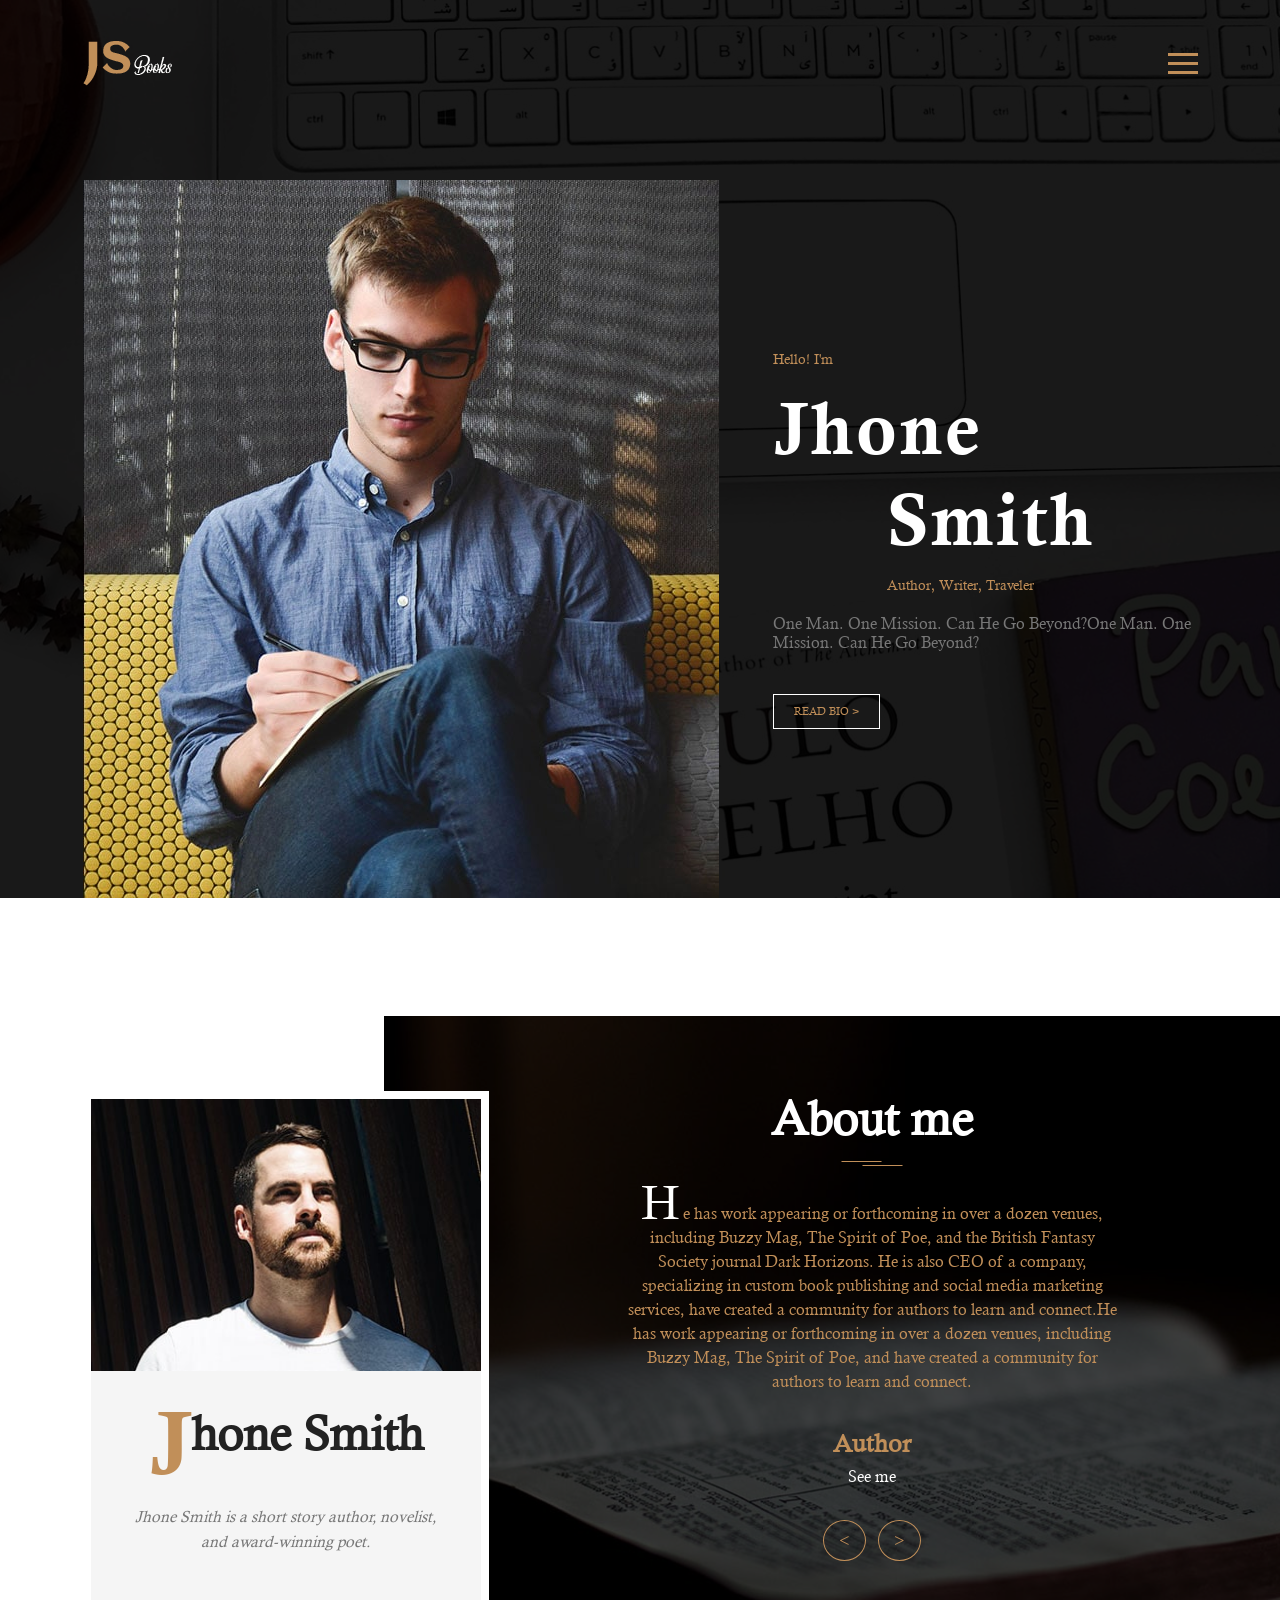
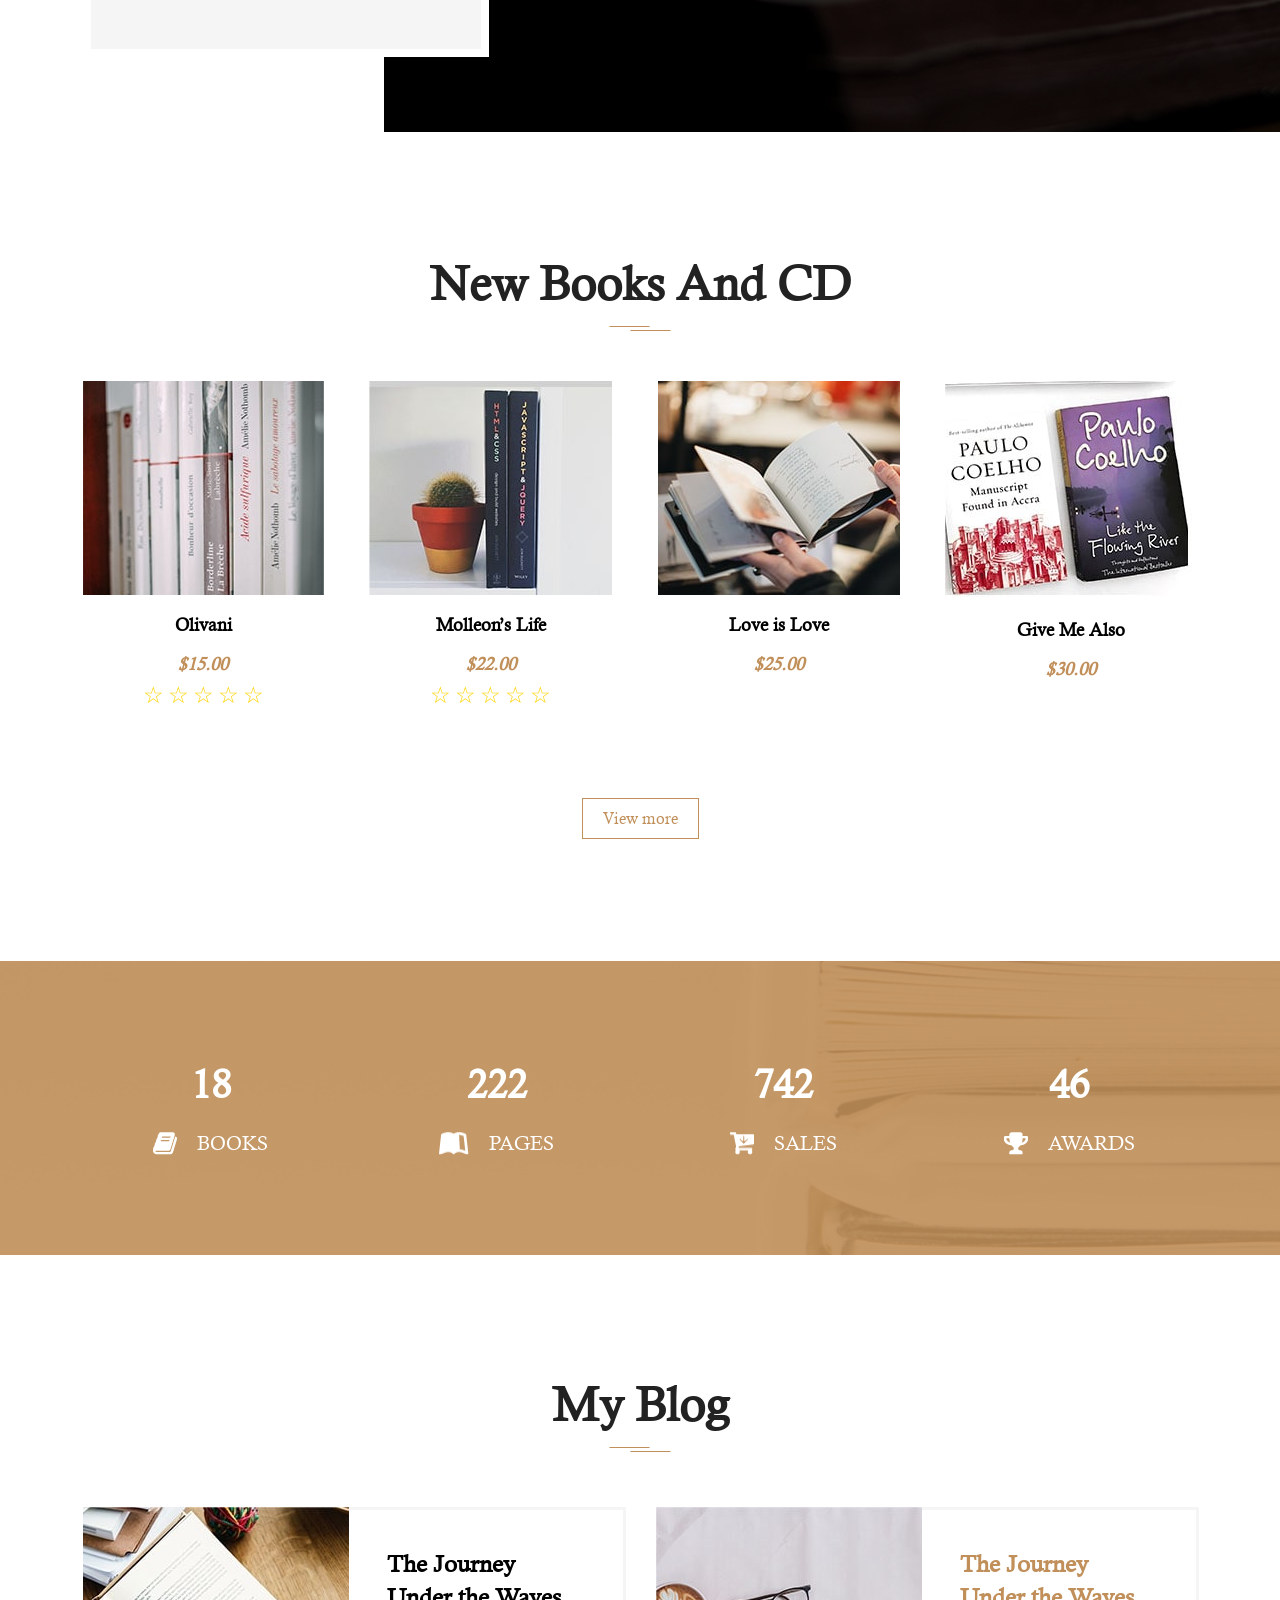
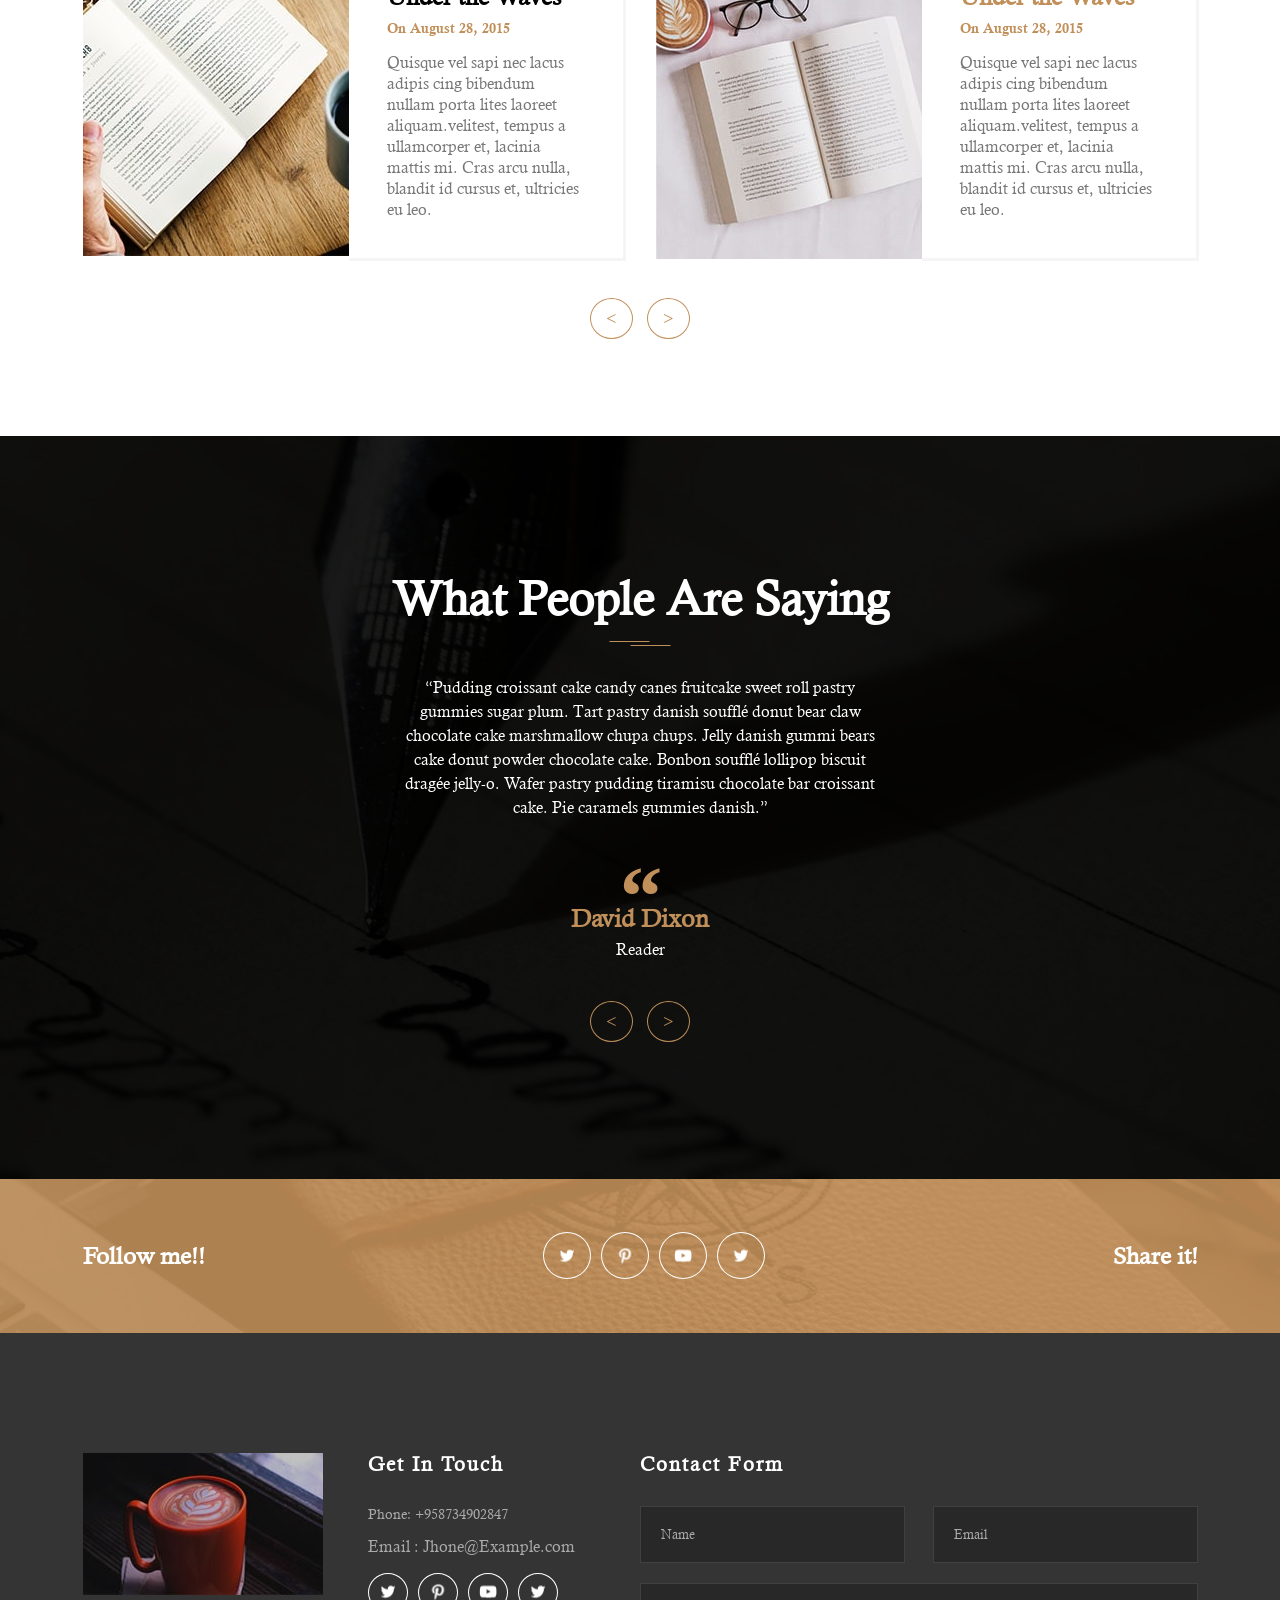
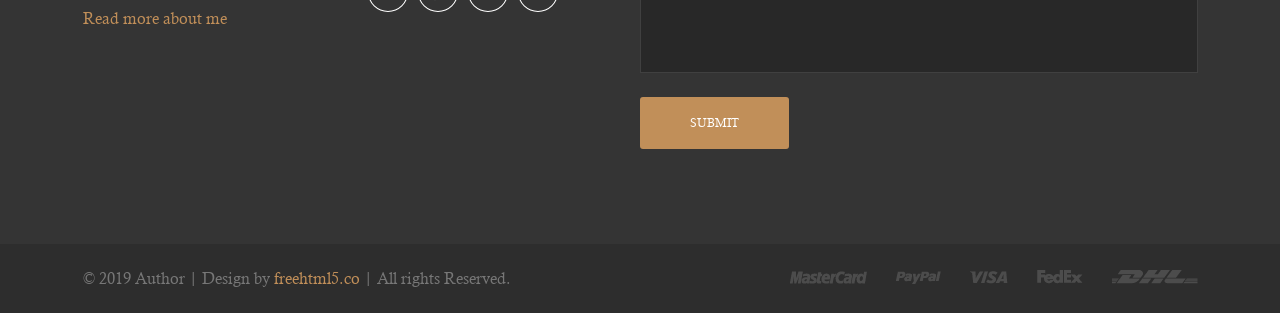
<file: Desktop/port/index.html>
<!doctype html>
<!--
	Author by FreeHTML5.co
	Twitter: https://twitter.com/fh5co
	Facebook: https://fb.com/fh5co
	URL: https://freehtml5.co
-->
<html lang="en">
<head>
	<!-- Required meta tags -->
	<meta charset="utf-8">
	<meta name="viewport" content="width=device-width, initial-scale=1, shrink-to-fit=no">
	<link rel="stylesheet" href="css/style.css">
	<link rel="stylesheet" href="css/slick.css">
	<title>Author</title>
</head>
<body>

	<!-- Navigation -->
	<nav class="site-navigation">
		<div class="site-navigation-inner site-container">
			<img src="./images/site-logo.png" alt="site logo">
			<div class="main-navigation">
				<ul class="main-navigation__ul">
					<li><a href="#">Homepage</a></li>
					<li><a href="#">Page 1</a></li>
					<li><a href="#">Page 2</a></li>
					<li><a href="#">Page 3</a></li>
					<li><a href="#">Page 4</a></li>
				</ul>
			</div>
			<div id="myBtn" class="burger-container" onclick="myFunction(this)">
				<div class="bar1"></div>
				<div class="bar2"></div>
				<div class="bar3"></div>
			</div>
			<script>
				function myFunction(x) {
					x.classList.toggle("change");
				}
			</script>

		</div>
	</nav>
	<!-- Navigation end -->

	<!-- Top banner -->
	<section class="fh5co-top-banner">
		<div class="top-banner__inner site-container">
			<div class="top-banner__image">
				<img src="./images/top-banner-author.jpg" alt="author image">
			</div>
			<div class="top-banner__text">
				<div class="top-banner__text-up">
					<span class="brand-span">Hello! I'm</span>
					<h2 class="top-banner__h2">Jhone</h2>
				</div>
				<div class="top-banner__text-down">
					<h2 class="top-banner__h2">Smith</h2>
					<span class="brand-span">Author, Writer, Traveler</span>
				</div>
				<p>One Man. One Mission. Can He Go Beyond?One Man. One Mission. Can He Go Beyond?</p>
				<a href="#" class="brand-button">Read bio > </a>
			</div>
		</div>
	</section>
	<!-- Top banner end -->

	<!-- About me -->
	<section class="fh5co-about-me">
		<div class="about-me-inner site-container">
			<article class="portfolio-wrapper">
				<div class="portfolio__img">
					<img src="./images/about-me.jpg" class="about-me__profile" alt="about me profile picture">
				</div>
				<div class="portfolio__bottom">
					<div class="portfolio__name">
						<span>J</span>
						<h2 class="universal-h2">hone Smith</h2>
					</div>
					<p>Jhone Smith is a short story author, novelist, and award-winning poet.</p>
				</div>
			</article>
			<div class="about-me__text">
				<div class="about-me-slider">
					<div class="about-me-single-slide">
						<h2 class="universal-h2 universal-h2-bckg">About me</h2>
						<p><span>H</span> e has work appearing or forthcoming in over a dozen venues, including Buzzy Mag, The Spirit of Poe, and the British Fantasy Society journal Dark Horizons. He is also CEO of a company, specializing in custom book publishing and social media marketing services, have created a community for authors to learn and connect.He has work appearing or forthcoming in over a dozen venues, including Buzzy Mag, The Spirit of Poe, and have created a community for authors to learn and connect.</p>
						<h4>Author</h4>
						<p class="p-white">See me</p>
					</div>
					<div class="about-me-single-slide">
						<h2 class="universal-h2 universal-h2-bckg">About me 2</h2>
						<p><span>H</span> e has work appearing or forthcoming in over a dozen venues, including Buzzy Mag, The Spirit of Poe, and the British Fantasy Society journal Dark Horizons. He is also CEO of a company, specializing in custom book publishing and social media marketing services, have created a community for authors to learn and connect.He has work appearing or forthcoming in over a dozen venues, including Buzzy Mag, The Spirit of Poe, and have created a community for authors to learn and connect.</p>
						<h4>Author</h4>
						<p class="p-white">See me</p>
					</div>
				</div>
			</div>
		</div>
		<div class="about-me-bckg"></div>
	</section>
	<!-- About me end -->

	<!-- Books and CD -->
	<section class="fh5co-books">
		<div class="site-container">
			<h2 class="universal-h2 universal-h2-bckg">New Books And CD</h2>
			<div class="books">
				<div class="single-book">
					<a href="#" class="single-book__img">
						<img src="./images/books-1.jpg" alt="single book and cd">
						<div class="single-book_download">
							<img src="./images/download.svg" alt="book image">
						</div>
					</a>
					<h4 class="single-book__title">Olivani</h4>
					<span class="single-book__price">$15.00</span>
					<!-- star rating -->
					<div class="rating">
						<span>&#9734;</span>
						<span>&#9734;</span>
						<span>&#9734;</span>
						<span>&#9734;</span>
						<span>&#9734;</span>
					</div>
					<!-- star rating end -->
				</div>
				<div class="single-book">
					<a href="#" class="single-book__img">
						<img src="./images/books-2.jpg" alt="single book and cd">
						<div class="single-book_download">
							<img src="./images/download.svg" alt="book image">
						</div>
					</a>
					<h4 class="single-book__title">Molleon’s Life</h4>
					<span class="single-book__price">$22.00</span>
					<!-- star rating -->
					<div class="rating">
						<span>&#9734;</span>
						<span>&#9734;</span>
						<span>&#9734;</span>
						<span>&#9734;</span>
						<span>&#9734;</span>
					</div>
					<!-- star rating end -->
				</div>
				<div class="single-book">
					<a href="#" class="single-book__img">
						<img src="./images/books-3.jpg" alt="single book and cd">
						<div class="single-book_download">
							<img src="./images/download.svg" alt="book image">
						</div>
					</a>
					<h4 class="single-book__title">Love is Love</h4>
					<span class="single-book__price">$25.00</span>
				</div>
				<div class="single-book">
					<a href="#" class="single-book__img">
						<img src="./images/books-4.jpg" alt="single book and cd">
						<div class="single-book_download">
							<img src="./images/download.svg" alt="book image">
						</div>
					</a>
					<h4 class="single-book__title">Give Me Also</h4>
					<span class="single-book__price">$30.00</span>
				</div>
			</div>
			<div class="books-brand-button">
				<a href="#" class="brand-button">View more</a>
			</div>
		</div>
	</section>
	<!-- Books and CD end -->

	<!-- Counter -->
	<div class="fh5co-counter counters">
		<div class="counter-inner site-container">
			<div class="single-count">
				<span class="count" data-count="50">0</span>
				<div class="single-count__text">
					<img src="./images/counter-1.png" alt="counter icon">
					<p>Books</p>
				</div>
			</div>
			<div class="single-count">
				<span class="count" data-count="600">0</span>
				<div class="single-count__text">
					<img src="./images/counter-2.png" alt="counter icon">
					<p>Pages</p>
				</div>
			</div>
			<div class="single-count">
				<span class="count" data-count="2000">0</span>
				<div class="single-count__text">
					<img src="./images/counter-3.png" alt="counter icon">
					<p>Sales</p>
				</div>
			</div>
			<div class="single-count">
				<span class="count" data-count="125">0</span>
				<div class="single-count__text">
					<img src="./images/counter-4.png" alt="counter icon">
					<p>Awards</p>
				</div>
			</div>
		</div>
	</div>
	<!-- Counter -->

	<!-- Blog -->
	<section class="fh5co-blog">
		<div class="site-container">
			<h2 class="universal-h2 universal-h2-bckg">My Blog</h2>
			<div class="blog-slider blog-inner">
				<div class="single-blog">
					<div class="single-blog__img">
						<img src="./images/blog1.jpg" alt="blog image">
					</div>
					<div class="single-blog__text">
						<h4>The Journey Under the Waves</h4>
						<span>On August 28, 2015</span>
						<p>Quisque vel sapi nec lacus adipis cing bibendum nullam porta lites laoreet aliquam.velitest, tempus a ullamcorper et, lacinia mattis mi. Cras arcu nulla, blandit id cursus et, ultricies eu leo.</p>
					</div>
				</div>
				<div class="single-blog">
					<div class="single-blog__img">
						<img src="./images/blog2.jpg" alt="blog image">
					</div>
					<div class="single-blog__text">
						<h4>The Journey Under the Waves</h4>
						<span>On August 28, 2015</span>
						<p>Quisque vel sapi nec lacus adipis cing bibendum nullam porta lites laoreet aliquam.velitest, tempus a ullamcorper et, lacinia mattis mi. Cras arcu nulla, blandit id cursus et, ultricies eu leo.</p>
					</div>
				</div>
				<div class="single-blog">
					<div class="single-blog__img">
						<img src="./images/blog2.jpg" alt="blog image">
					</div>
					<div class="single-blog__text">
						<h4>The Journey Under the Waves</h4>
						<span>On August 28, 2015</span>
						<p>Quisque vel sapi nec lacus adipis cing bibendum nullam porta lites laoreet aliquam.velitest, tempus a ullamcorper et, lacinia mattis mi. Cras arcu nulla, blandit id cursus et, ultricies eu leo.</p>
					</div>
				</div>
			</div>
		</div>
	</section>
	<!-- Blog end -->

	<!-- Quotes -->
	<section class="fh5co-quotes">
		<div class="site-container">
			<div class="about-me-slider">
				<div>
					<h2 class="universal-h2 universal-h2-bckg">What People Are Saying</h2>
					<p>“Pudding croissant cake candy canes fruitcake sweet roll pastry gummies sugar plum. Tart pastry danish soufflé donut bear claw chocolate cake marshmallow chupa chups. Jelly danish gummi bears cake donut powder chocolate cake. Bonbon soufflé lollipop biscuit dragée jelly-o. Wafer pastry pudding tiramisu chocolate bar croissant cake. Pie caramels gummies danish.”</p>
					<img src="./images/quotes.svg" alt="quotes svg">
					<h4>David Dixon</h4>
					<p>Reader</p>
				</div>
				<div>
					<h2 class="universal-h2 universal-h2-bckg">What People Are Saying 2</h2>
					<p>“Pudding croissant cake candy canes fruitcake sweet roll pastry gummies sugar plum. Tart pastry danish soufflé donut bear claw chocolate cake marshmallow chupa chups. Jelly danish gummi bears cake donut powder chocolate cake. Bonbon soufflé lollipop biscuit dragée jelly-o. Wafer pastry pudding tiramisu chocolate bar croissant cake. Pie caramels gummies danish.”</p>
					<img src="./images/quotes.svg" alt="quotes svg">
					<h4>David Dixon</h4>
					<p>Reader</p>
				</div>
			</div>
		</div>
	</section>
	<!-- Quotes end -->

	<!-- Social -->
	<section class="fh5co-social">
		<div class="site-container">
			<div class="social">
				<h5>Follow me!!</h5>
				<div class="social-icons">
					<a href="#" target="_blank"><img src="./images/social-twitter.png" alt="social icon"></a>
					<a href="#" target="_blank"><img src="./images/social-pinterest.png" alt="social icon"></a>
					<a href="#" target="_blank"><img src="./images/social-youtube.png" alt="social icon"></a>
					<a href="#" target="_blank"><img src="./images/social-twitter.png" alt="social icon"></a>
				</div>
				<h5>Share it!</h5>
			</div>
		</div>
	</section>
	<!-- Social -->

	<!-- Footer -->
	<footer class="site-footer">
		<div class="site-container">
			<div class="footer-inner">
				<div class="footer-info">
					<div class="footer-info__left">
						<img src="./images/footer-img.jpg" alt="about me image">
						<p>Read more about me</p>
					</div>
					<div class="footer-info__right">
						<h5>Get In Touch</h5>
						<p class="footer-phone">Phone: +958734902847</p>
						<p>Email : Jhone@Example.com</p>
						<div class="social-icons">
							<a href="#" target="_blank"><img src="./images/social-twitter.png" alt="social icon"></a>
							<a href="#" target="_blank"><img src="./images/social-pinterest.png" alt="social icon"></a>
							<a href="#" target="_blank"><img src="./images/social-youtube.png" alt="social icon"></a>
							<a href="#" target="_blank"><img src="./images/social-twitter.png" alt="social icon"></a>
						</div>
					</div>
				</div>
				<div class="footer-contact-form">
					<h5>Contact Form</h5>
					<form class="contact-form">
						<div class="contact-form__input">
							<input type="text" name="name" placeholder="Name">
							<input type="email" name="email" placeholder="Email">
						</div>
						<textarea></textarea>
						<input type="submit" name="submit" value="Submit" class="submit-button">
					</form>
				</div>
			</div>
		</div>
		<div class="footer-bottom">
			<div class="site-container footer-bottom-inner">
				<p>© 2019 Author | Design by <a href="https://freehtml5.co/" target="_blank">freehtml5.co</a> | All rights Reserved.</p>
				<div class="footer-bottom__img">
					<img src="./images/footer-mastercard.png" alt="footer image">
					<img src="./images/footer-paypal.png" alt="footer image">
					<img src="./images/footer-visa.png" alt="footer image">
					<img src="./images/footer-fedex.png" alt="footer image">
					<img src="./images/footer-dhl.png" alt="footer image">
				</div>
			</div>
		</div>
	</footer>
	<!-- Footer end -->

	<!-- Scripts -->
	<script src="js/jquery.min.js"></script>
	<script src="js/slick.min.js"></script>
	<script src="js/main.js"></script>

</body>
</html>
</file>
<file: Desktop/port/css/style.css>
/*
 * Author by FreeHTML5.co
 * Twitter: https://twitter.com/fh5co
 * Facebook: https://fb.com/fh5co
 * URL: https://freehtml5.co
 */
/* Fonts */
@font-face {
  font-family: 'Calisto-MT';
  src: url(../fonts/Calisto-MT.ttf); }

@font-face {
  font-family: 'Calisto-MT-Italic';
  src: url(../fonts/Calisto-MT-Italic.ttf); }

@font-face {
  font-family: 'Calisto-MT-Bold';
  src: url(../fonts/Calisto-MT-Bold.ttf); }

/* Colors */
/* Universal style */
* {
  margin: 0;
  padding: 0;
  font-family: "Calisto-MT"; }

.site-container {
  width: 1115px;
  margin: 0 auto; }
  @media (max-width: 1250px) {
    .site-container {
      width: 90%; } }

.universal-h2 {
  font-size: 48px;
  text-align: center;
  color: #222; }
  @media (max-width: 1250px) {
    .universal-h2 {
      font-size: 38px; } }
  @media (max-width: 668px) {
    .universal-h2 {
      font-size: 30px; } }

.universal-h2-bckg {
  background-image: url("../images/double-line.svg");
  background-repeat: no-repeat;
  background-position: center bottom; }

/* Universal style end */
/* Includes */
.site-navigation {
  position: absolute;
  top: 4.6%;
  width: 100%;
  z-index: 2; }

.site-navigation-inner {
  display: flex;
  align-items: center;
  justify-content: space-between; }

.main-navigation {
  color: #fff;
  display: none;
  position: fixed;
  height: 100%;
  width: 100%;
  top: 0px;
  left: 0px;
  background: #000;
  opacity: 0.9; }
  .main-navigation .main-navigation__ul {
    position: absolute;
    top: 50%;
    left: 50%;
    transform: translate(-50%, -50%);
    padding: 3%;
    border: 2px solid #fff;
    border-radius: 7px;
    background-color: #c18f59; }
    .main-navigation .main-navigation__ul li {
      margin-bottom: 20px;
      list-style: none; }
    .main-navigation .main-navigation__ul a {
      color: #fff;
      font-size: 20px;
      font-weight: 600;
      text-decoration: none;
      text-transform: uppercase;
      transition: 0.3s ease; }
      .main-navigation .main-navigation__ul a:hover {
        color: #777; }
  @media (max-width: 1150px) {
    .main-navigation {
      opacity: 0.94; } }

/* Navigation burger */
.burger-container {
  cursor: pointer;
  z-index: 3; }

.bar1, .bar2, .bar3 {
  width: 30px;
  height: 3px;
  background-color: #c18f59;
  margin: 6px 0;
  transition: 0.4s; }

.change .bar1 {
  transform: rotate(-45deg) translate(-6px, 6px);
  background-color: #c18f59; }

.change .bar2 {
  opacity: 0;
  background-color: #c18f59; }

.change .bar3 {
  transform: rotate(45deg) translate(-6px, -7px);
  background-color: #c18f59; }

.stop-scroll {
  overflow: hidden; }

/* Navigation burger end */
.fh5co-top-banner {
  position: relative;
  display: flex;
  align-items: flex-end;
  background-image: url("../images/top-banner-bckg.jpg");
  background-position: center;
  background-size: cover; }
  .fh5co-top-banner::after {
    content: '';
    position: absolute;
    top: 0;
    left: 0;
    width: 100%;
    height: 100%;
    background-color: #000;
    opacity: 0.9; }
  .fh5co-top-banner .site-container {
    position: relative;
    z-index: 1; }
  @media (max-width: 1600px) {
    .fh5co-top-banner {
      padding-top: 180px; } }
  @media (max-width: 1250px) {
    .fh5co-top-banner {
      padding-top: 130px; } }
  @media (max-width: 520px) {
    .fh5co-top-banner {
      padding-top: 105px; } }
  @media (min-width: 1600px) {
    .fh5co-top-banner {
      min-height: 100vh; } }

.top-banner__inner {
  display: flex;
  align-items: center; }
  .top-banner__inner .top-banner__text {
    margin-left: 54px; }
    @media (max-width: 1250px) {
      .top-banner__inner .top-banner__text {
        width: 35%; } }
    @media (max-width: 768px) {
      .top-banner__inner .top-banner__text {
        width: 50%;
        margin-left: 20px; } }
    @media (max-width: 520px) {
      .top-banner__inner .top-banner__text {
        width: 65%;
        margin-bottom: 20px;
        margin-left: 0; } }
    .top-banner__inner .top-banner__text p {
      margin-bottom: 42px;
      color: #777; }
      @media (max-width: 768px) {
        .top-banner__inner .top-banner__text p {
          margin-bottom: 25px;
          font-size: 14px; } }
  .top-banner__inner .top-banner__h2 {
    font-size: 74px;
    letter-spacing: 3px;
    color: #fff;
    font-family: "Calisto-MT-Bold"; }
    @media (max-width: 1250px) {
      .top-banner__inner .top-banner__h2 {
        font-size: 50px; } }
    @media (max-width: 768px) {
      .top-banner__inner .top-banner__h2 {
        font-size: 35px; } }
  .top-banner__inner .top-banner__text-up .top-banner__h2 {
    margin-top: 15px; }
    @media (max-width: 768px) {
      .top-banner__inner .top-banner__text-up .top-banner__h2 {
        margin-top: 0; } }
  .top-banner__inner .top-banner__text-down {
    margin-bottom: 20px;
    padding-left: 27%; }
    .top-banner__inner .top-banner__text-down .top-banner__h2 {
      margin-bottom: 10px; }
      @media (max-width: 768px) {
        .top-banner__inner .top-banner__text-down .top-banner__h2 {
          margin-bottom: 0; } }
  .top-banner__inner .top-banner__image {
    font-size: 0; }
    @media (max-width: 1250px) {
      .top-banner__inner .top-banner__image {
        width: 50%; }
        .top-banner__inner .top-banner__image img {
          width: 100%; } }
    @media (max-width: 520px) {
      .top-banner__inner .top-banner__image {
        width: 65%;
        margin-bottom: 20px; } }
  @media (max-width: 520px) {
    .top-banner__inner {
      flex-direction: column; } }

.brand-span {
  font-size: 14px;
  color: #c18f59; }

.brand-button {
  display: inline-block;
  padding: 10px 20px;
  font-size: 11px;
  text-transform: uppercase;
  text-decoration: none;
  color: #c18f59;
  border: 1px solid #fff;
  transition: 0.3s ease; }
  .brand-button:hover, .brand-button:focus {
    color: #777; }

.fh5co-about-me {
  position: relative;
  margin: 193px 0 199px; }
  @media (max-width: 1250px) {
    .fh5co-about-me {
      margin: 150px 0; } }
  @media (max-width: 992px) {
    .fh5co-about-me {
      margin: 125px 0; } }

.about-me-bckg {
  position: absolute;
  background-image: url("../images/about-me-bckg.jpg");
  background-position: center;
  background-size: cover;
  height: 500px;
  top: -75px;
  right: 0;
  height: calc(100% + 150px);
  width: 70%;
  z-index: -1; }
  .about-me-bckg:after {
    content: '';
    position: absolute;
    top: 0;
    left: 0;
    width: 100%;
    height: 100%;
    background-color: #000;
    opacity: 0.7; }
  @media (max-width: 992px) {
    .about-me-bckg {
      width: 100%;
      padding-bottom: 15px; } }

.about-me-inner {
  display: flex;
  justify-content: space-between; }
  @media (max-width: 992px) {
    .about-me-inner {
      flex-direction: column;
      align-items: center; } }

.about-me-slider {
  position: relative; }
  .about-me-slider .slick-arrow {
    position: absolute;
    bottom: -18%; }
  .about-me-slider .slick-prev {
    left: 40%; }
    @media (max-width: 520px) {
      .about-me-slider .slick-prev {
        left: 34%; } }
  .about-me-slider .slick-next {
    right: 40%; }
    @media (max-width: 520px) {
      .about-me-slider .slick-next {
        right: 34%; } }

.span-arrow {
  padding: 10px 15px;
  cursor: pointer;
  color: #c18f59;
  border: 1px solid #c18f59;
  border-radius: 50%;
  transition: 0.3s ease; }
  .span-arrow:hover {
    color: #fff;
    border-color: #fff; }

.portfolio-wrapper {
  width: 390px;
  padding: 8px;
  text-align: center;
  background-color: #fff; }
  .portfolio-wrapper .portfolio__img {
    font-size: 0; }
    .portfolio-wrapper .portfolio__img img {
      width: 100%; }
  .portfolio-wrapper .portfolio__bottom {
    padding: 35px 0 95px;
    background-color: #f5f5f5; }
    @media (max-width: 992px) {
      .portfolio-wrapper .portfolio__bottom {
        padding: 25px 0; } }
  .portfolio-wrapper .portfolio__name {
    display: flex;
    justify-content: center;
    align-items: flex-start;
    margin-bottom: 23px; }
    @media (max-width: 992px) {
      .portfolio-wrapper .portfolio__name {
        margin-bottom: 10px; } }
    .portfolio-wrapper .portfolio__name span {
      font-size: 90px;
      line-height: 75px;
      color: #c18f59;
      font-family: "Calisto-MT-Bold"; }
      @media (max-width: 992px) {
        .portfolio-wrapper .portfolio__name span {
          font-size: 65px;
          line-height: 62px; } }
  .portfolio-wrapper p {
    padding: 0 10%;
    line-height: 25px;
    font-style: italic;
    color: #777; }
    @media (max-width: 620px) {
      .portfolio-wrapper p {
        font-size: 15px;
        line-height: 20px; } }
  @media (max-width: 992px) {
    .portfolio-wrapper {
      margin-bottom: 20px; } }
  @media (max-width: 620px) {
    .portfolio-wrapper {
      width: 250px; } }

.about-me__text {
  width: 44%;
  margin-right: 80px;
  text-align: center; }
  .about-me__text .universal-h2 {
    color: #fff;
    padding-bottom: 20px;
    margin-bottom: 25px; }
  .about-me__text p {
    margin-bottom: 35px;
    line-height: 24px;
    color: #c18f59; }
    .about-me__text p span {
      font-size: 48px;
      color: #fff; }
    @media (max-width: 620px) {
      .about-me__text p {
        margin-bottom: 20px;
        font-size: 14px;
        line-height: 19px; } }
  .about-me__text h4 {
    margin-bottom: 7px;
    font-size: 25px;
    color: #c18f59; }
  .about-me__text .p-white {
    margin-bottom: 0;
    color: #fff; }
  @media (max-width: 1250px) {
    .about-me__text {
      width: 48%;
      margin-right: 40px; } }
  @media (max-width: 992px) {
    .about-me__text {
      width: 100%;
      margin-right: 0; } }

.slick-slide:focus {
  outline: none; }

.fh5co-books {
  margin-bottom: 122px; }
  .fh5co-books .universal-h2 {
    margin-bottom: 50px;
    padding-bottom: 20px; }
  .fh5co-books .books-brand-button {
    text-align: center; }
    .fh5co-books .books-brand-button .brand-button {
      font-size: 16px;
      text-transform: none;
      border-color: #c18f59; }
      .fh5co-books .books-brand-button .brand-button:hover {
        border-color: #777; }
  @media (max-width: 1250px) {
    .fh5co-books {
      margin-bottom: 60px; } }

.books {
  display: flex;
  justify-content: space-between;
  flex-wrap: wrap;
  margin-bottom: 70px; }
  @media (max-width: 559px) {
    .books {
      justify-content: space-around; } }

.single-book {
  margin-bottom: 20px;
  text-align: center; }
  .single-book .single-book__img {
    position: relative;
    display: block;
    font-size: 0; }
    .single-book .single-book__img .single-book_download {
      opacity: 0;
      visibility: hidden;
      position: absolute;
      top: 0;
      left: 0;
      width: 100%;
      height: 100%;
      background-color: #000;
      transition: 0.3s ease; }
      .single-book .single-book__img .single-book_download img {
        position: absolute;
        left: 50%;
        top: 50%;
        transform: translate(-50%, -50%);
        z-index: 1; }
    .single-book .single-book__img:hover .single-book_download {
      visibility: visible;
      opacity: 0.7; }
  .single-book .single-book__title {
    margin: 19px 0 18px;
    font-size: 18px; }
  .single-book .single-book__price {
    font-size: 18px;
    font-weight: 600;
    font-style: italic;
    color: #c18f59; }
  @media (max-width: 1250px) {
    .single-book {
      margin-right: 10px; }
      .single-book:last-child {
        margin-right: 0; } }

.rating {
  margin-top: 8px;
  unicode-bidi: bidi-override;
  direction: rtl; }
  .rating span {
    font-size: 23px;
    color: #ffd200;
    cursor: pointer; }
  .rating > span:hover:before, .rating > span:hover ~ span:before {
    content: "\2605";
    position: absolute; }

.fh5co-counter {
  position: relative;
  margin-bottom: 122px;
  padding: 100px 0;
  background-image: url("../images/book-bckg.jpg");
  background-size: cover;
  background-position: center; }
  .fh5co-counter::after {
    content: '';
    position: absolute;
    top: 0;
    left: 0;
    width: 100%;
    height: 100%;
    background-color: #c18f59;
    opacity: 0.9; }
  .fh5co-counter .site-container {
    position: relative;
    z-index: 1; }
  @media (max-width: 850px) {
    .fh5co-counter {
      padding: 50px 0 20px;
      margin-bottom: 50px; } }

.counter-inner {
  display: flex;
  justify-content: space-between;
  flex-wrap: wrap; }

.single-count {
  width: 23%;
  text-align: center;
  color: #fff; }
  .single-count span {
    display: block;
    margin-bottom: 25px;
    font-size: 40px;
    font-weight: 900; }
  .single-count p {
    font-size: 20px;
    text-transform: uppercase; }
  @media (max-width: 850px) {
    .single-count {
      width: 48%;
      margin-bottom: 30px; }
      .single-count .count {
        font-size: 35px;
        margin-bottom: 15px; } }
  @media (max-width: 500px) {
    .single-count {
      width: 100%;
      padding-bottom: 10px;
      border-bottom: 1px solid #fff; } }

.single-count__text {
  display: flex;
  justify-content: center; }
  .single-count__text img {
    margin-right: 20px; }

.fh5co-blog {
  margin-bottom: 175px; }
  .fh5co-blog .universal-h2 {
    margin-bottom: 55px;
    padding-bottom: 20px; }
  @media (max-width: 620px) {
    .fh5co-blog {
      margin-bottom: 105px; } }

.blog-inner {
  display: flex;
  justify-content: space-between; }

.blog-slider .slick-slide {
  margin: 0 15px; }

.blog-slider .slick-list {
  margin: 0 -15px; }

.single-blog {
  display: flex !important; }
  .single-blog .single-blog__img {
    width: 50%;
    font-size: 0; }
  .single-blog .single-blog__text {
    width: 50%;
    padding: 7%;
    border: 3px solid #f5f5f5;
    border-left: 0; }
    .single-blog .single-blog__text h4 {
      margin-bottom: 5px;
      font-size: 24px;
      line-height: 33px; }
    .single-blog .single-blog__text span {
      display: block;
      margin-bottom: 15px;
      font-size: 14px;
      color: #c18f59;
      font-family: "Calisto-MT-Bold"; }
    .single-blog .single-blog__text p {
      color: #777;
      line-height: 21px; }
    @media (max-width: 992px) {
      .single-blog .single-blog__text {
        padding: 5%; }
        .single-blog .single-blog__text h4 {
          margin-bottom: 3px;
          font-size: 20px;
          line-height: 24px; }
        .single-blog .single-blog__text p {
          font-size: 14px;
          line-height: 19px; } }
    @media (max-width: 420px) {
      .single-blog .single-blog__text {
        padding: 3%; }
        .single-blog .single-blog__text h4 {
          font-size: 16px; }
        .single-blog .single-blog__text span {
          margin-bottom: 7px;
          font-size: 12px; }
        .single-blog .single-blog__text p {
          font-size: 13px;
          line-height: 16px; } }
  .single-blog:nth-child(even) h4 {
    color: #c18f59; }
  @media (max-width: 1250px) {
    .single-blog .single-blog__img img {
      width: 100%;
      height: 100%; } }

.blog-slider {
  position: relative; }
  .blog-slider .slick-arrow {
    position: absolute;
    bottom: -22%; }
  .blog-slider .slick-prev {
    left: 45.5%; }
    @media (max-width: 1250px) {
      .blog-slider .slick-prev {
        left: 40%; } }
    @media (max-width: 520px) {
      .blog-slider .slick-prev {
        left: 35%; } }
  .blog-slider .slick-next {
    right: 45.5%; }
    @media (max-width: 1250px) {
      .blog-slider .slick-next {
        right: 40%; } }
    @media (max-width: 520px) {
      .blog-slider .slick-next {
        right: 35%; } }
  .blog-slider .span-arrow:hover {
    color: #777;
    border-color: #777; }

.fh5co-quotes {
  position: relative;
  padding: 135px 0 172px;
  text-align: center;
  background-image: url("../images/quotes-bckg.jpg");
  background-position: center;
  background-size: cover; }
  .fh5co-quotes::after {
    content: '';
    position: absolute;
    top: 0;
    left: 0;
    width: 100%;
    height: 100%;
    background-color: #000;
    opacity: 0.9; }
  .fh5co-quotes .site-container {
    position: relative;
    z-index: 1; }
  .fh5co-quotes .universal-h2 {
    padding-bottom: 20px;
    margin-bottom: 30px;
    color: #fff !important; }
  .fh5co-quotes p {
    width: 43%;
    margin: 0 auto 45px;
    color: #fff;
    line-height: 24px; }
    @media (max-width: 620px) {
      .fh5co-quotes p {
        font-size: 14px;
        line-height: 19px; } }
  .fh5co-quotes img {
    margin: 0 auto 5px; }
  .fh5co-quotes h4 {
    margin-bottom: 5px;
    font-size: 25px;
    color: #c18f59; }
  .fh5co-quotes .slick-arrow {
    bottom: -8%; }
  .fh5co-quotes .slick-prev {
    left: 45.5%; }
    @media (max-width: 1150px) {
      .fh5co-quotes .slick-prev {
        left: 34%; } }
  .fh5co-quotes .slick-next {
    right: 45.5%; }
    @media (max-width: 1150px) {
      .fh5co-quotes .slick-next {
        right: 34%; } }
  @media (max-width: 1150px) {
    .fh5co-quotes {
      padding: 75px 0 95px; }
      .fh5co-quotes p {
        width: 90%; } }

.fh5co-social {
  position: relative;
  padding: 63px 0;
  background-image: url("../images/social-bckg.jpg");
  background-size: cover;
  background-position: center; }
  .fh5co-social::after {
    content: '';
    position: absolute;
    top: 0;
    left: 0;
    width: 100%;
    height: 100%;
    background-color: #c18f59;
    opacity: 0.9; }
  .fh5co-social .site-container {
    position: relative;
    z-index: 1; }
  @media (max-width: 620px) {
    .fh5co-social {
      padding: 40px 0; } }

.social {
  display: flex;
  justify-content: space-between;
  align-items: center; }
  .social h5 {
    font-size: 24px;
    color: #fff; }
  @media (max-width: 620px) {
    .social {
      flex-direction: column; } }

.social-icons a {
  position: relative;
  border: 1px solid white;
  border-radius: 50%;
  padding: 13px 23px;
  margin-right: 10px;
  transition: 0.3s ease; }
  .social-icons a:hover {
    background-color: #777;
    border-color: transparent; }

.social-icons img {
  position: absolute;
  left: 50%;
  top: 50%;
  transform: translate(-50%, -50%); }

@media (max-width: 620px) {
  .social-icons {
    margin: 35px 0; } }

.site-footer {
  padding-top: 120px;
  background-color: #343434; }
  @media (max-width: 1250px) {
    .site-footer {
      padding-top: 60px; } }

.footer-inner {
  display: flex;
  justify-content: space-between;
  padding-bottom: 95px; }
  .footer-inner h5 {
    margin-bottom: 30px;
    font-size: 20px;
    letter-spacing: 2px;
    color: #fff; }
  @media (max-width: 1250px) {
    .footer-inner {
      padding-bottom: 50px;
      flex-direction: column;
      align-items: center; } }

.footer-info {
  width: 50%;
  display: flex; }
  .footer-info .footer-info__left {
    margin-right: 45px; }
    .footer-info .footer-info__left img {
      margin-bottom: 10px; }
    .footer-info .footer-info__left p {
      color: #c18f59; }
    @media (max-width: 620px) {
      .footer-info .footer-info__left {
        margin-right: 0;
        margin-bottom: 20px; } }
  .footer-info .footer-info__right p {
    margin-bottom: 15px;
    color: #aaa; }
  .footer-info .footer-info__right .footer-phone {
    font-size: 14px; }
  .footer-info .footer-info__right .social-icons {
    margin-top: 27px; }
    .footer-info .footer-info__right .social-icons a {
      padding: 9px 19px; }
  @media (max-width: 1250px) {
    .footer-info {
      width: 100%;
      margin-bottom: 20px; } }
  @media (max-width: 620px) {
    .footer-info {
      flex-direction: column;
      align-items: center; } }

.footer-contact-form {
  width: 50%; }
  .footer-contact-form .contact-form__input {
    display: flex;
    justify-content: space-between;
    margin-bottom: 20px; }
    .footer-contact-form .contact-form__input input {
      width: 40%;
      padding: 20px;
      border: 1px solid #404040;
      background-color: #282828;
      color: #c18f59; }
      .footer-contact-form .contact-form__input input::placeholder {
        color: #aaa; }
      @media (max-width: 1250px) {
        .footer-contact-form .contact-form__input input {
          width: 45%; } }
      @media (max-width: 520px) {
        .footer-contact-form .contact-form__input input {
          width: 100%; } }
  .footer-contact-form textarea {
    box-sizing: border-box;
    height: 90px;
    width: 100%;
    margin-bottom: 20px;
    padding: 20px;
    border: 1px solid #404040;
    background-color: #282828;
    resize: none;
    color: #c18f59; }
  .footer-contact-form .submit-button {
    padding: 19px 50px;
    text-transform: uppercase;
    font-size: 12px;
    color: #fff;
    background-color: #c18f59;
    border: none;
    border-radius: 3px;
    cursor: pointer;
    transition: 0.3s ease; }
    .footer-contact-form .submit-button:hover {
      background-color: #777; }
  @media (max-width: 1250px) {
    .footer-contact-form {
      width: 100%; } }

.footer-bottom {
  padding: 25px 0;
  background-color: #2d2d2d; }

.footer-bottom-inner {
  display: flex;
  justify-content: space-between; }
  .footer-bottom-inner p {
    color: #777; }
  .footer-bottom-inner a {
    color: #c18f59;
    text-decoration: none;
    transition: 0.3s ease; }
    .footer-bottom-inner a:hover {
      color: #777; }
  .footer-bottom-inner .footer-bottom__img img {
    margin-right: 25px; }
    .footer-bottom-inner .footer-bottom__img img:last-child {
      margin-right: 0; }
  @media (max-width: 992px) {
    .footer-bottom-inner {
      flex-direction: column;
      align-items: center; }
      .footer-bottom-inner p {
        font-size: 14px;
        margin-bottom: 20px; } }
</file>
